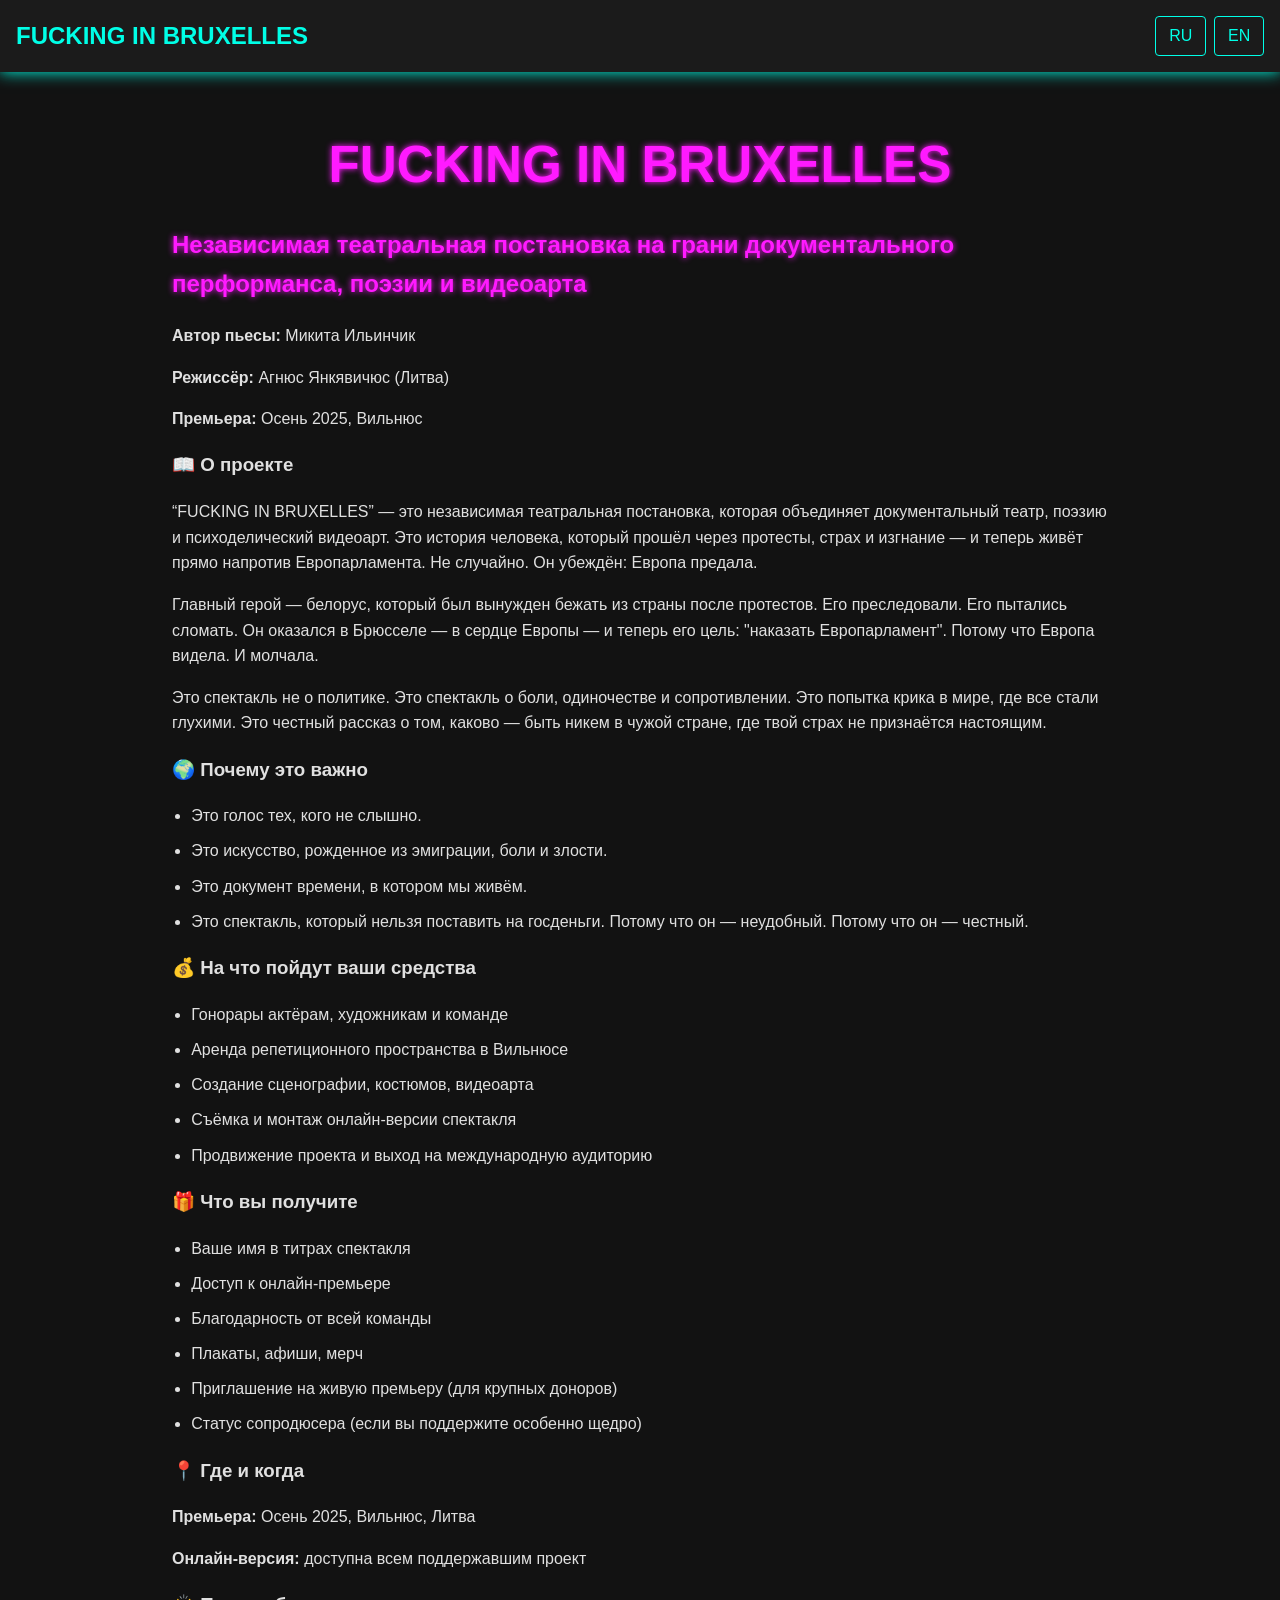
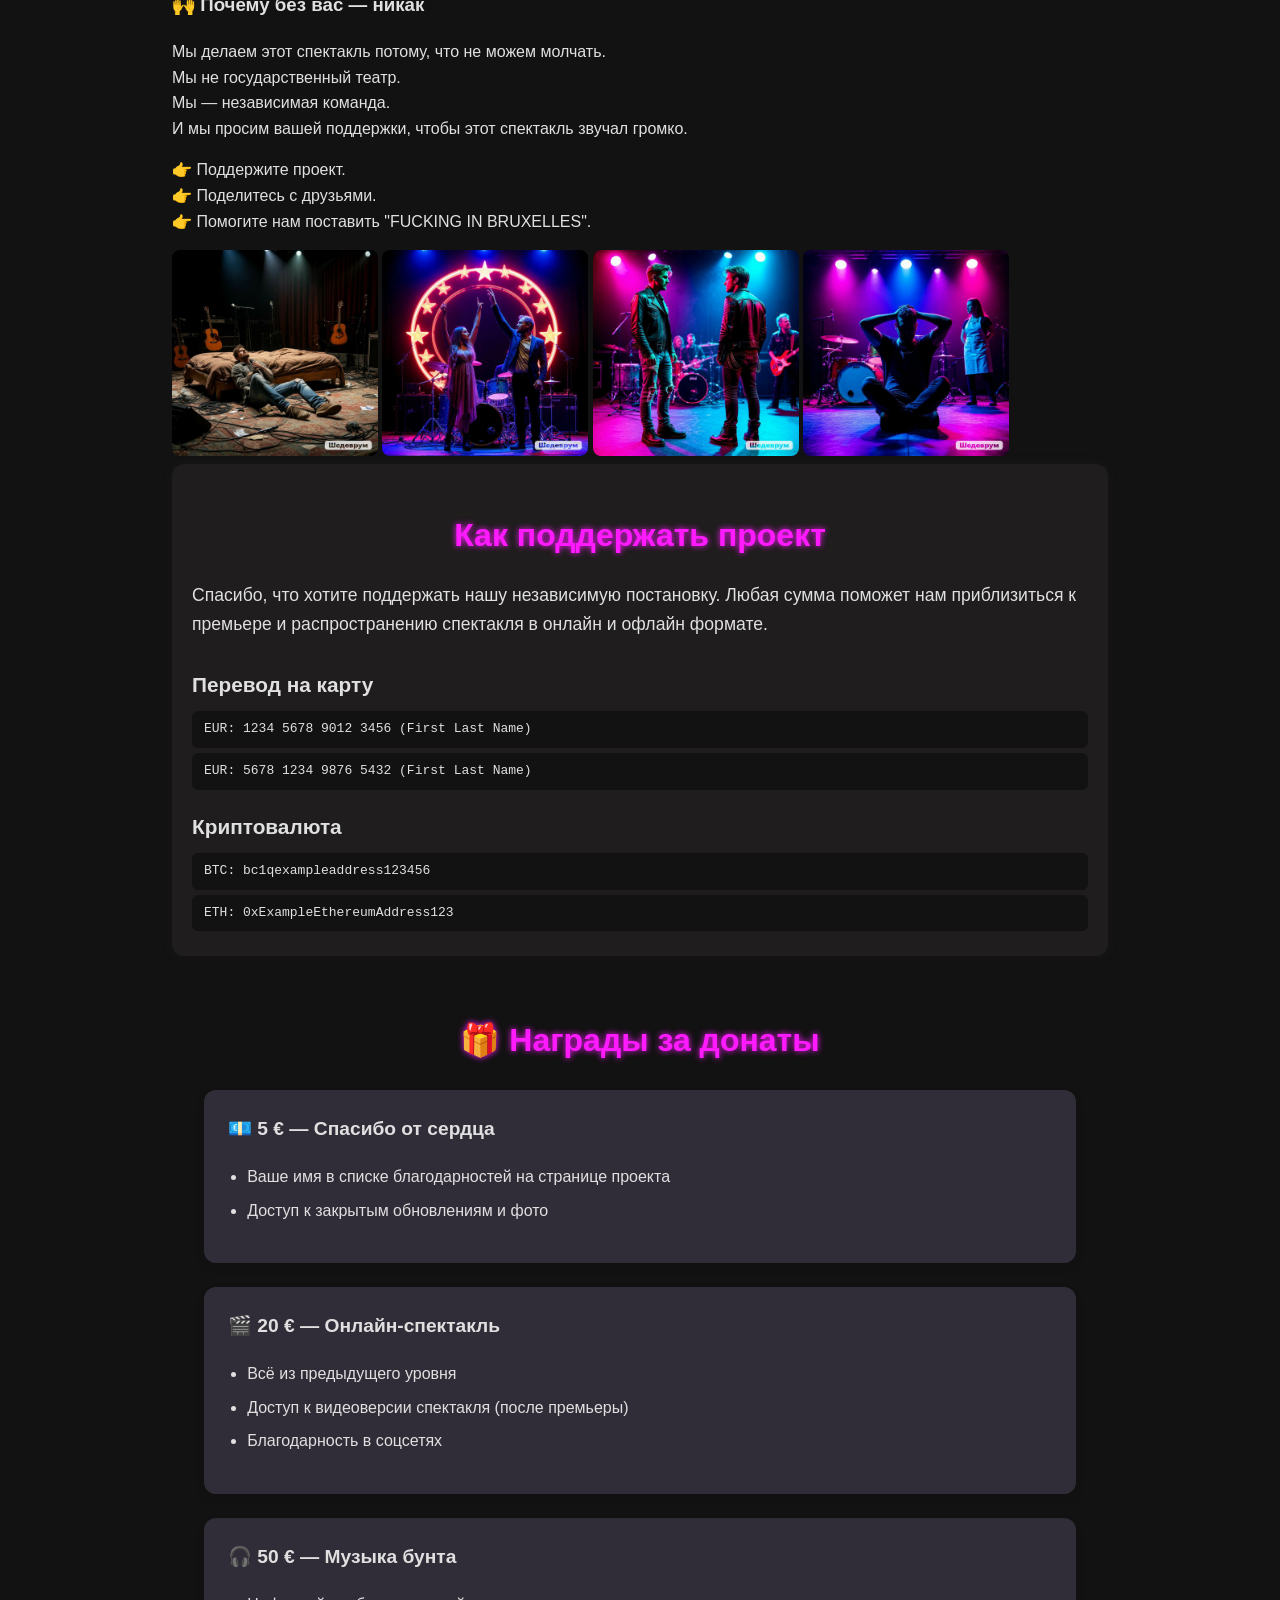
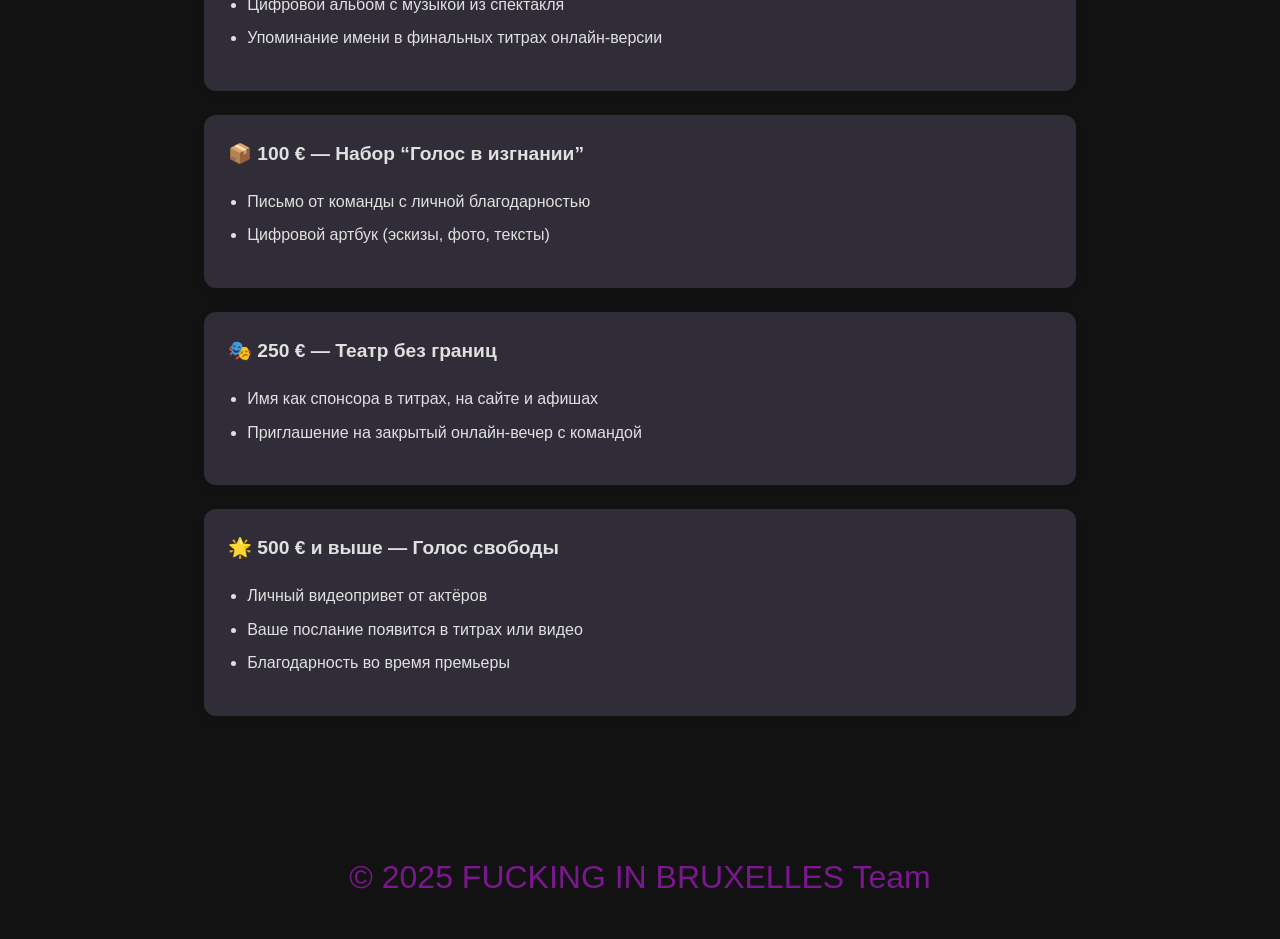
<file: index.html>
<!DOCTYPE html>
<html lang="ru">
<head>
  <meta charset="UTF-8" />
  <meta name="viewport" content="width=device-width, initial-scale=1.0" />
  <title>FUCKING IN BRUXELLES</title>
  <link rel="stylesheet" href="style.css" />
</head>
<body>
  <header class="main-header">
    <h1>FUCKING IN BRUXELLES</h1>
    <div class="lang-switch">
      <a href="index.html" class="lang-button">RU</a>
      <a href="index-en.html" class="lang-button">EN</a>
    </div>
  </header>

  <div class="container">

  <main class="content">
    <h2 class="main-title">FUCKING IN BRUXELLES</h2>
    <h2>Независимая театральная постановка на грани документального перформанса, поэзии и видеоарта</h2>
    <p><strong>Автор пьесы:</strong> Микита Ильинчик</p>
    <p><strong>Режиссёр:</strong> Агнюс Янкявичюс (Литва)</p>
    <p><strong>Премьера:</strong> Осень 2025, Вильнюс</p>

    <h3>📖 О проекте</h3>
    <p>“FUCKING IN BRUXELLES” — это независимая театральная постановка, которая объединяет документальный театр, поэзию и психоделический видеоарт. Это история человека, который прошёл через протесты, страх и изгнание — и теперь живёт прямо напротив Европарламента. Не случайно. Он убеждён: Европа предала.</p>

    <p>Главный герой — белорус, который был вынужден бежать из страны после протестов. Его преследовали. Его пытались сломать. Он оказался в Брюсселе — в сердце Европы — и теперь его цель: "наказать Европарламент". Потому что Европа видела. И молчала.</p>

    <p>Это спектакль не о политике. Это спектакль о боли, одиночестве и сопротивлении. Это попытка крика в мире, где все стали глухими. Это честный рассказ о том, каково — быть никем в чужой стране, где твой страх не признаётся настоящим.</p>

    <h3>🌍 Почему это важно</h3>
    <ul>
      <li>Это голос тех, кого не слышно.</li>
      <li>Это искусство, рожденное из эмиграции, боли и злости.</li>
      <li>Это документ времени, в котором мы живём.</li>
      <li>Это спектакль, который нельзя поставить на госденьги. Потому что он — неудобный. Потому что он — честный.</li>
    </ul>

    <h3>💰 На что пойдут ваши средства</h3>
    <ul>
      <li>Гонорары актёрам, художникам и команде</li>
      <li>Аренда репетиционного пространства в Вильнюсе</li>
      <li>Создание сценографии, костюмов, видеоарта</li>
      <li>Съёмка и монтаж онлайн-версии спектакля</li>
      <li>Продвижение проекта и выход на международную аудиторию</li>
    </ul>

    <h3>🎁 Что вы получите</h3>
    <ul>
      <li>Ваше имя в титрах спектакля</li>
      <li>Доступ к онлайн-премьере</li>
      <li>Благодарность от всей команды</li>
      <li>Плакаты, афиши, мерч</li>
      <li>Приглашение на живую премьеру (для крупных доноров)</li>
      <li>Статус сопродюсера (если вы поддержите особенно щедро)</li>
    </ul>

    <h3>📍 Где и когда</h3>
    <p><strong>Премьера:</strong> Осень 2025, Вильнюс, Литва</p>
    <p><strong>Онлайн-версия:</strong> доступна всем поддержавшим проект</p>

    <h3>🙌 Почему без вас — никак</h3>
    <p>Мы делаем этот спектакль потому, что не можем молчать.<br>
    Мы не государственный театр.<br>
    Мы — независимая команда.<br>
    И мы просим вашей поддержки, чтобы этот спектакль звучал громко.</p>

    <p>👉 Поддержите проект.<br>
    👉 Поделитесь с друзьями.<br>
    👉 Помогите нам поставить "FUCKING IN BRUXELLES".</p>

    <img src="images/001.jpg" alt="Картинка 1" class="gallery-image">
    <img src="images/002.jpg" alt="Картинка 2" class="gallery-image">
    <img src="images/003.jpg" alt="Картинка 3" class="gallery-image">
    <img src="images/004.jpg" alt="Картинка 4" class="gallery-image">

    <div class="support-section">
      <h2 class="support-title">Как поддержать проект</h2>
      <p class="support-text">
        Спасибо, что хотите поддержать нашу независимую постановку. Любая сумма поможет нам приблизиться к премьере и распространению спектакля в онлайн и офлайн формате.
      </p>
    
      <h3 class="support-subtitle">Перевод на карту</h3>
      <p class="support-details">EUR: 1234 5678 9012 3456 (First Last Name)</p>
      <p class="support-details">EUR: 5678 1234 9876 5432 (First Last Name)</p>
    
      <h3 class="support-subtitle">Криптовалюта</h3>
      <p class="support-details">BTC: bc1qexampleaddress123456</p>
      <p class="support-details">ETH: 0xExampleEthereumAddress123</p>
    </div>
    
    <section class="rewards">
      <h2>🎁 Награды за донаты</h2>
    
      <div class="reward-tier">
        <h3>💶 5 € — Спасибо от сердца</h3>
        <ul>
          <li>Ваше имя в списке благодарностей на странице проекта</li>
          <li>Доступ к закрытым обновлениям и фото</li>
        </ul>
      </div>
    
      <div class="reward-tier">
        <h3>🎬 20 € — Онлайн-спектакль</h3>
        <ul>
          <li>Всё из предыдущего уровня</li>
          <li>Доступ к видеоверсии спектакля (после премьеры)</li>
          <li>Благодарность в соцсетях</li>
        </ul>
      </div>
    
      <div class="reward-tier">
        <h3>🎧 50 € — Музыка бунта</h3>
        <ul>
          <li>Цифровой альбом с музыкой из спектакля</li>
          <li>Упоминание имени в финальных титрах онлайн-версии</li>
        </ul>
      </div>
    
      <div class="reward-tier">
        <h3>📦 100 € — Набор “Голос в изгнании”</h3>
        <ul>
          <li>Письмо от команды с личной благодарностью</li>
          <li>Цифровой артбук (эскизы, фото, тексты)</li>
        </ul>
      </div>
    
      <div class="reward-tier">
        <h3>🎭 250 € — Театр без границ</h3>
        <ul>
          <li>Имя как спонсора в титрах, на сайте и афишах</li>
          <li>Приглашение на закрытый онлайн-вечер с командой</li>
        </ul>
      </div>
    
      <div class="reward-tier">
        <h3>🌟 500 € и выше — Голос свободы</h3>
        <ul>
          <li>Личный видеопривет от актёров</li>
          <li>Ваше послание появится в титрах или видео</li>
          <li>Благодарность во время премьеры</li>
        </ul>
      </div>
    </section>
    
    
  </main>
</div>

  <footer class="footer">
    <p class="support-title">&copy; 2025 FUCKING IN BRUXELLES Team</p>
  </footer>
</body>
</html>
</file>
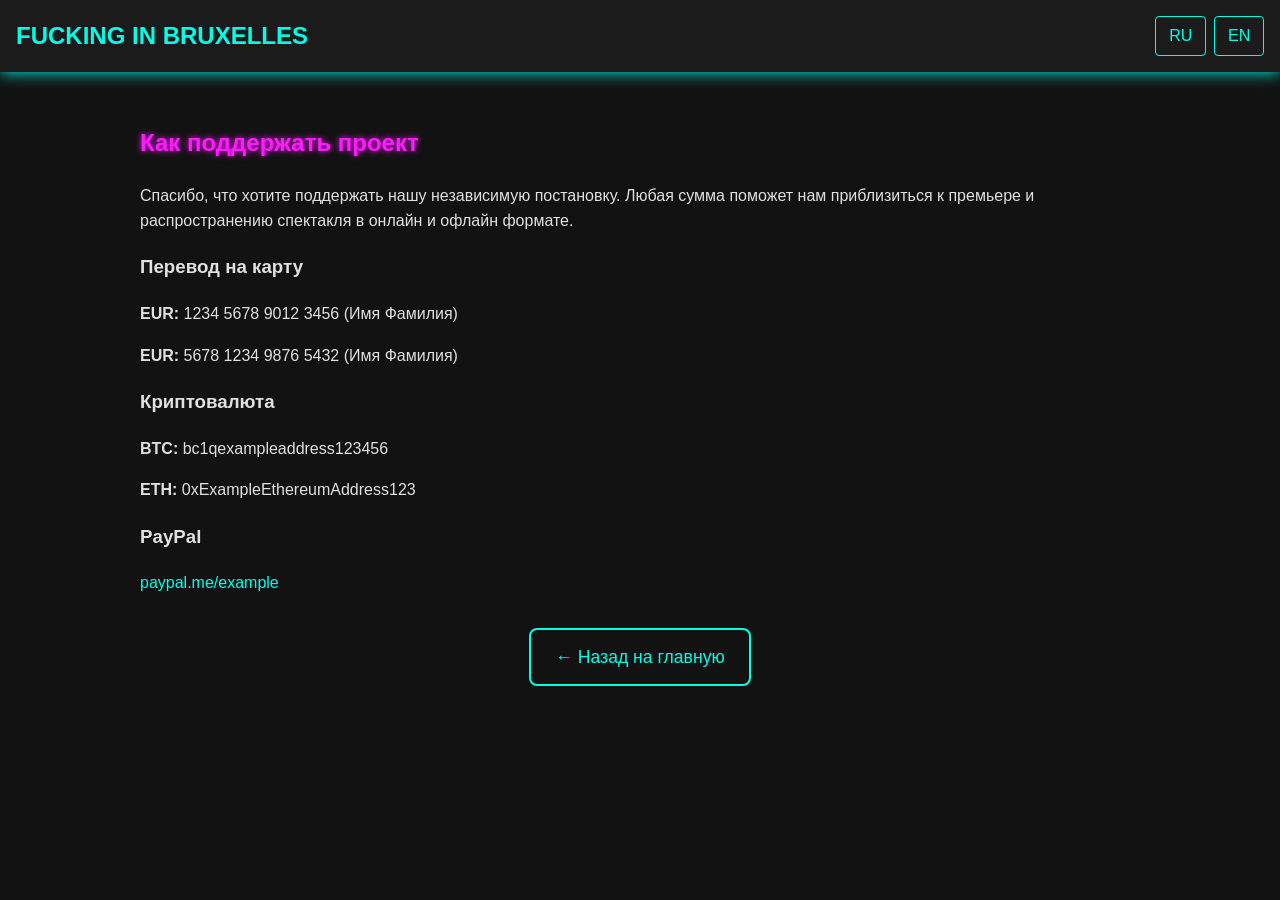
<file: donate.html>
<!DOCTYPE html>
<html lang="ru">
<head>
  <meta charset="UTF-8" />
  <meta name="viewport" content="width=device-width, initial-scale=1.0"/>
  <title>Поддержать проект — FUCKING IN BRUXELLES</title>
  <link rel="stylesheet" href="style.css" />
</head>
<body>
  <header class="main-header">
    <h1>FUCKING IN BRUXELLES</h1>
    <div class="lang-switch">
      <a href="index.html" class="lang-button">RU</a>
      <a href="index-en.html" class="lang-button">EN</a>
    </div>
  </header>

  <main class="content">
    <h2>Как поддержать проект</h2>
    <p>Спасибо, что хотите поддержать нашу независимую постановку. 
      Любая сумма поможет нам приблизиться к премьере 
      и распространению спектакля в онлайн и офлайн формате.</p>

    <h3>Перевод на карту</h3>
    <p><strong>EUR:</strong> 1234 5678 9012 3456 (Имя Фамилия)</p>
    <p><strong>EUR:</strong> 5678 1234 9876 5432 (Имя Фамилия)</p>

    <h3>Криптовалюта</h3>
    <p><strong>BTC:</strong> bc1qexampleaddress123456</p>
    <p><strong>ETH:</strong> 0xExampleEthereumAddress123</p>

    <h3>PayPal</h3>
    <p><a href="https://paypal.me/example" target="_blank">paypal.me/example</a></p>

    <div class="donate">
      <a href="index.html">← Назад на главную</a>
    </div>
  </main>
</body>
</html>
</file>
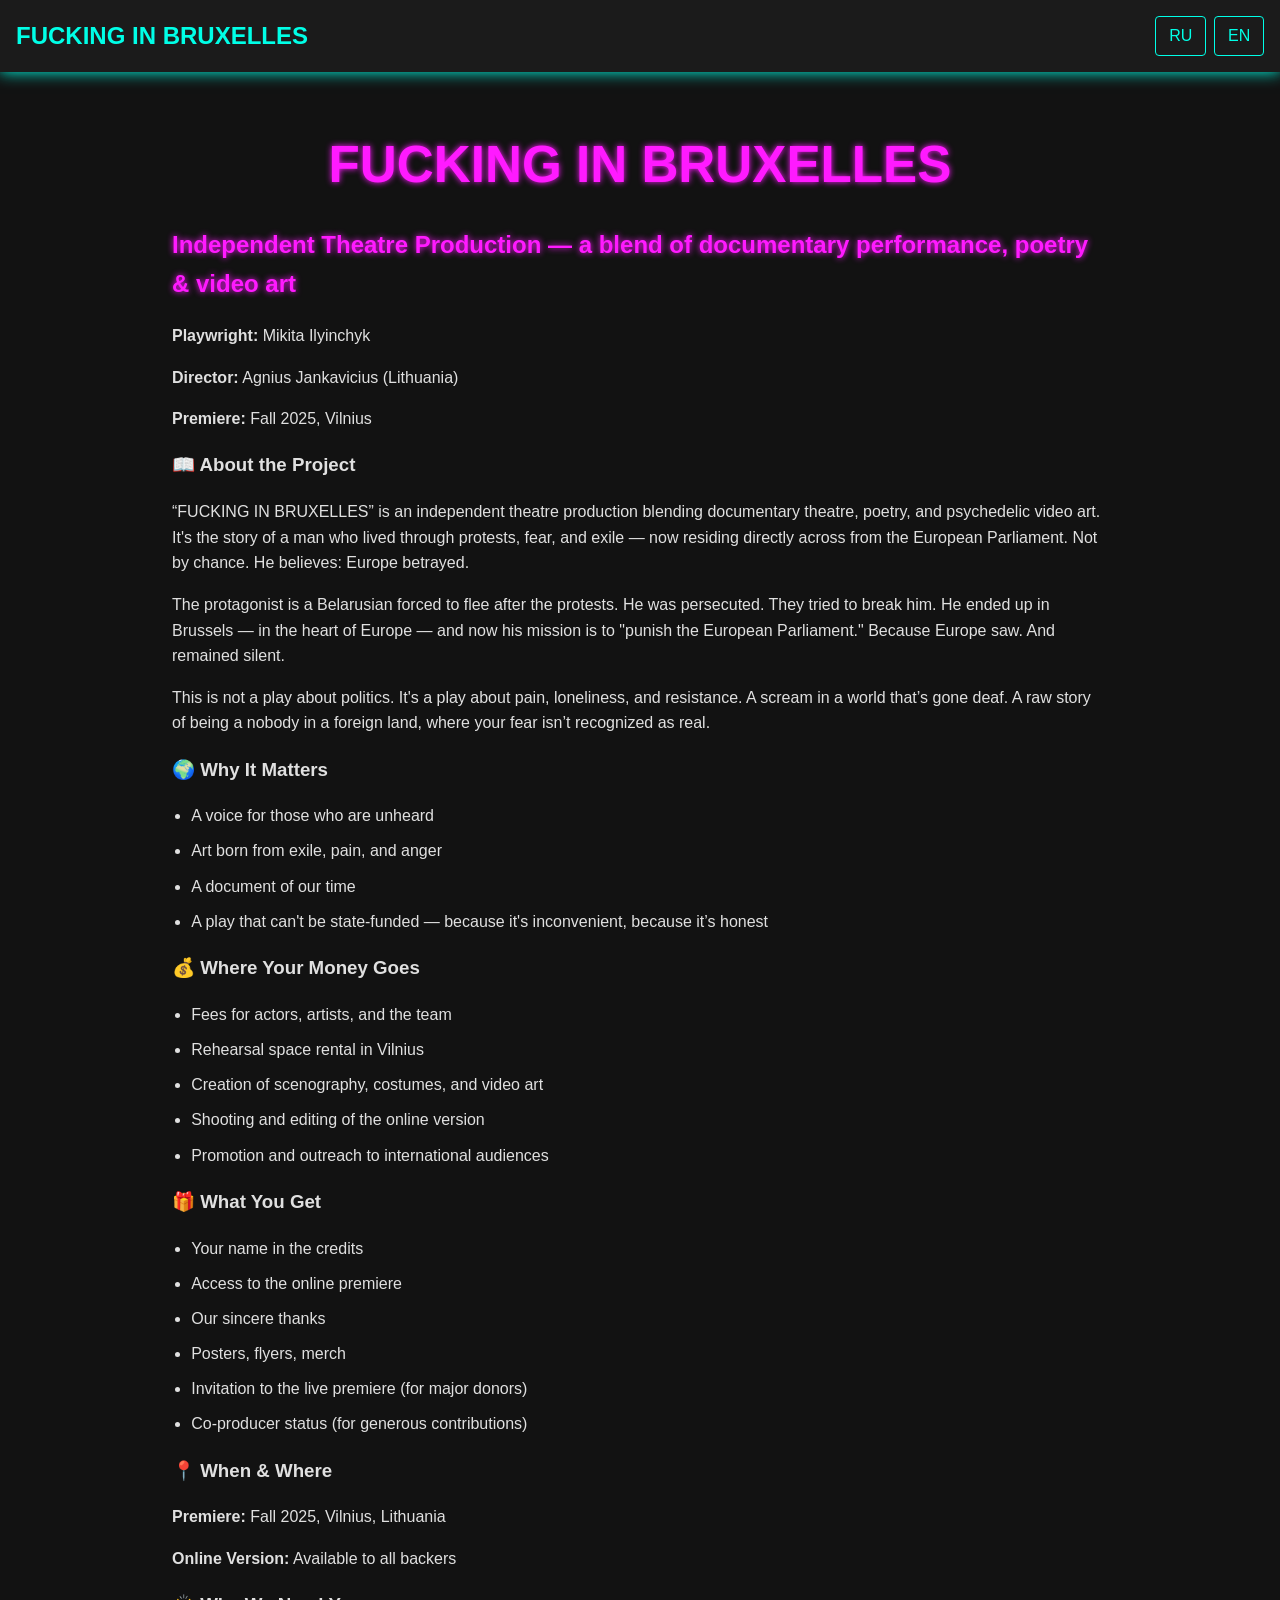
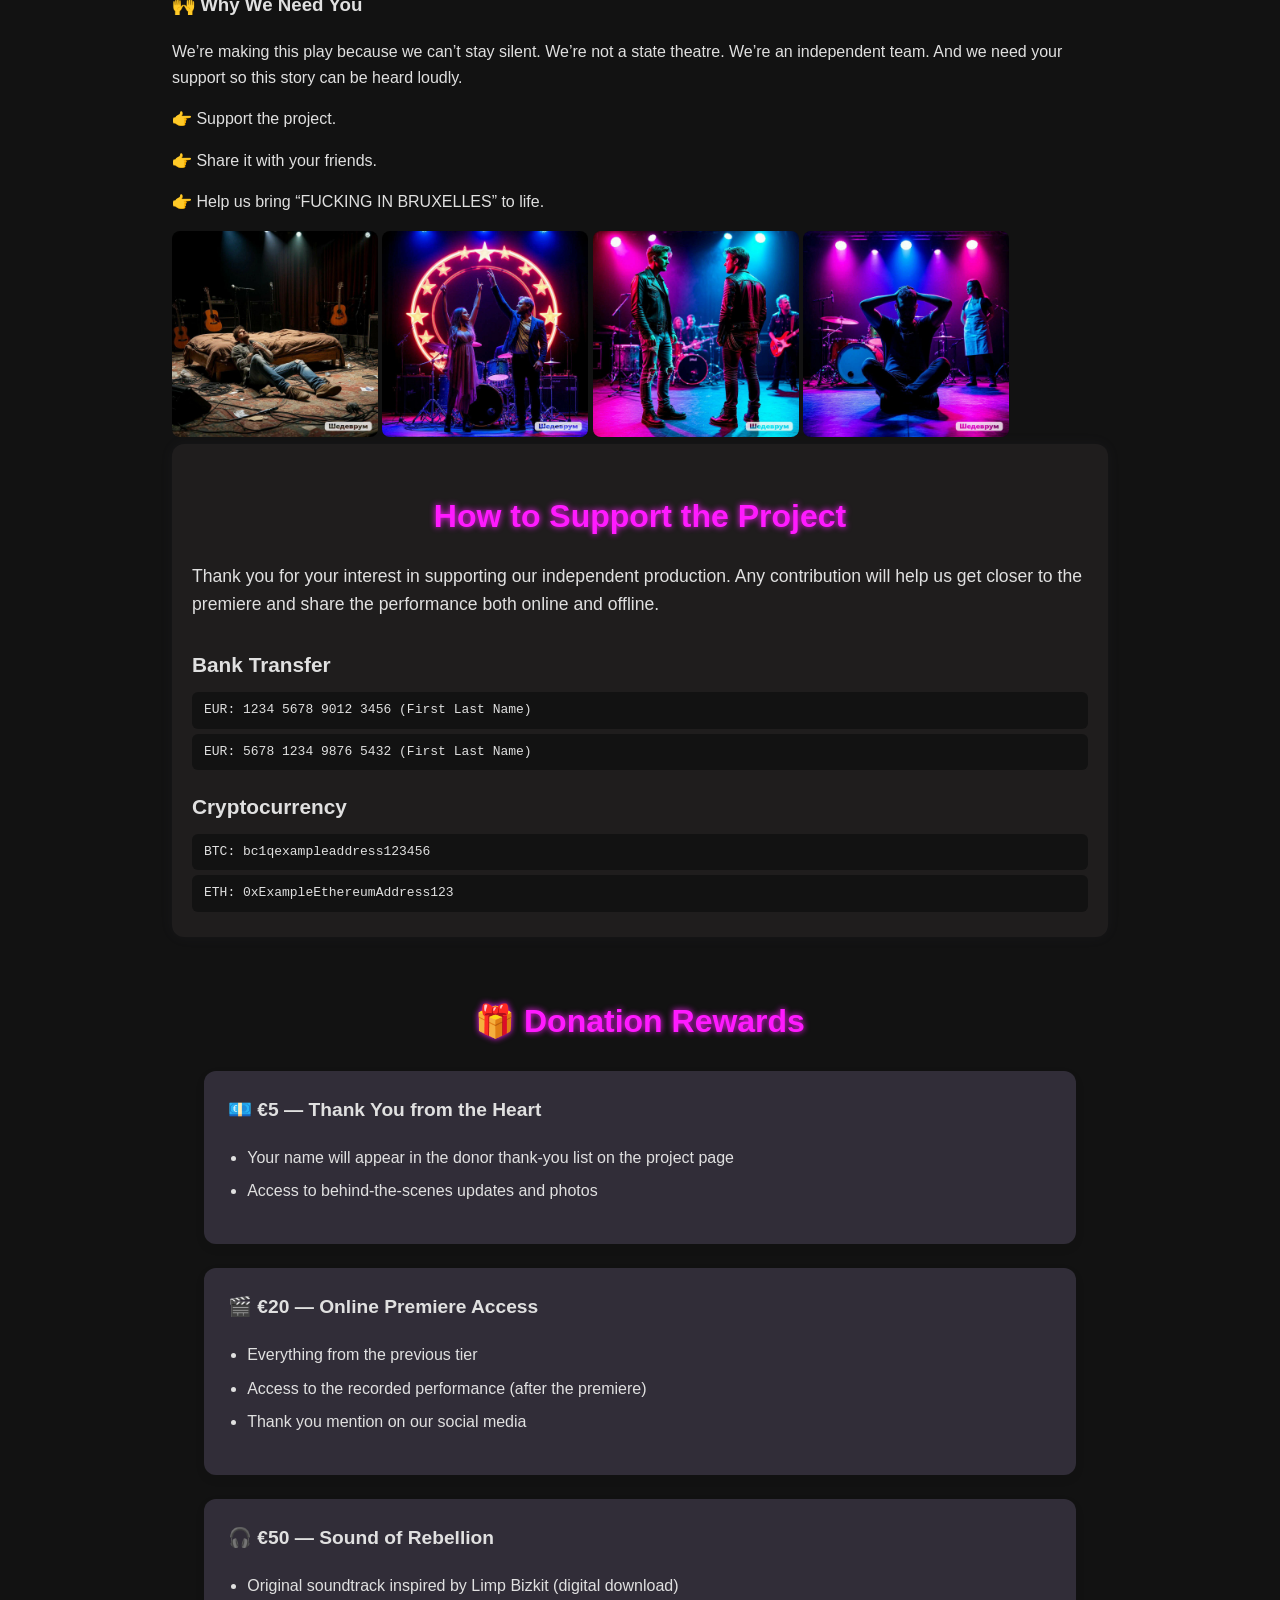
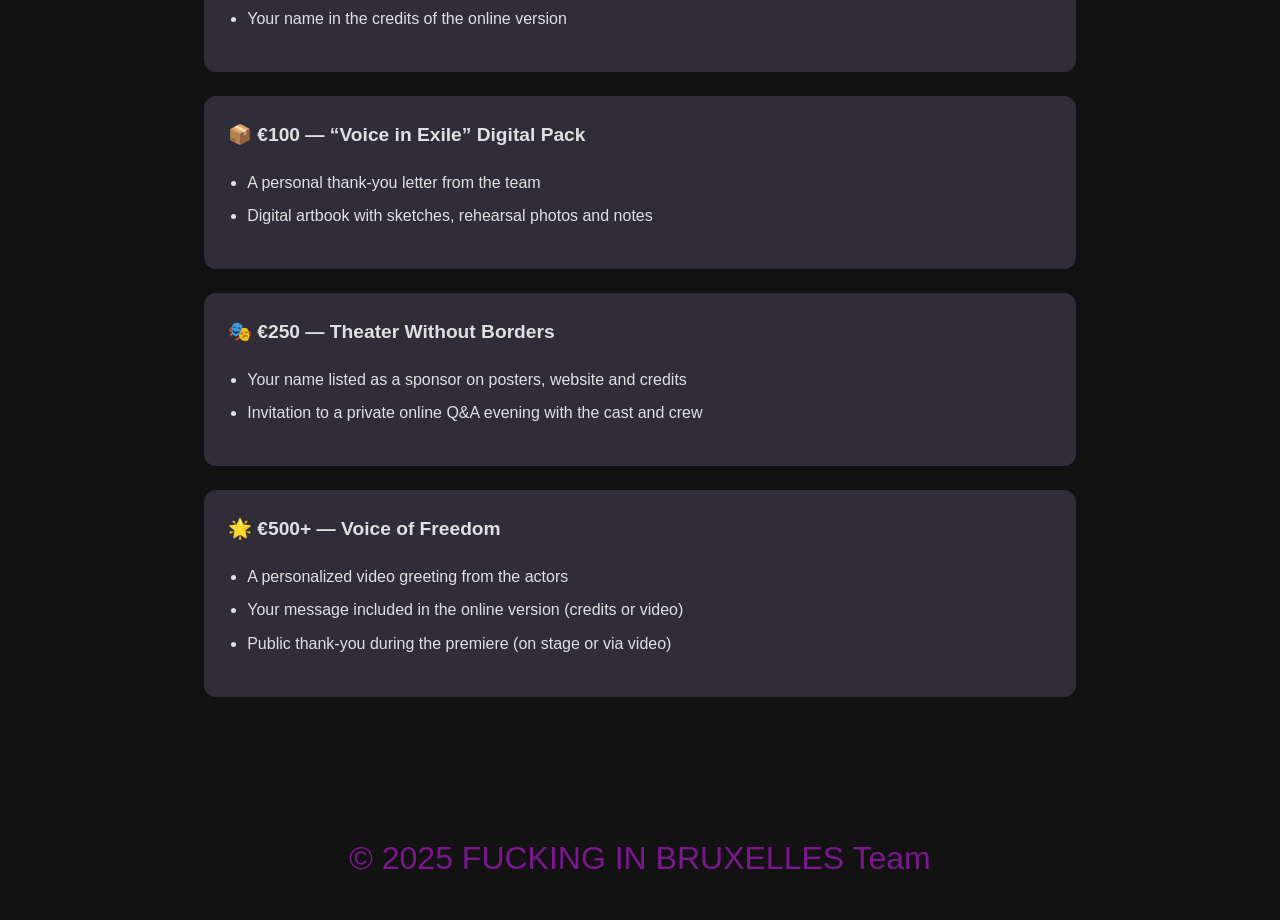
<file: index-en.html>
<!DOCTYPE html>
<html lang="en">
<head>
  <meta charset="UTF-8" />
  <meta name="viewport" content="width=device-width, initial-scale=1.0" />
  <title>FUCKING IN BRUXELLES</title>
  <link rel="stylesheet" href="style.css" />
</head>
<body>
  <header class="main-header">
    <h1>FUCKING IN BRUXELLES</h1>
    <div class="lang-switch">
      <a href="index.html" class="lang-button">RU</a>
      <a href="index-en.html" class="lang-button">EN</a>
    </div>
  </header>

  <div class="container">

  <main class="content">
    <h2 class="main-title">FUCKING IN BRUXELLES</h2>
      <h2>Independent Theatre Production — a blend of documentary performance, poetry & video art</h2>
      <p><strong>Playwright:</strong> Mikita Ilyinchyk</p>
      <p><strong>Director:</strong> Agnius Jankavicius (Lithuania)</p>
      <p><strong>Premiere:</strong> Fall 2025, Vilnius</p>
   

    
      <h3>📖 About the Project</h3>
      <p>“FUCKING IN BRUXELLES” is an independent theatre production blending documentary theatre, poetry, and psychedelic video art. It's the story of a man who lived through protests, fear, and exile — now residing directly across from the European Parliament. Not by chance. He believes: Europe betrayed.</p>
      <p>The protagonist is a Belarusian forced to flee after the protests. He was persecuted. They tried to break him. He ended up in Brussels — in the heart of Europe — and now his mission is to "punish the European Parliament." Because Europe saw. And remained silent.</p>
      <p>This is not a play about politics. It's a play about pain, loneliness, and resistance. A scream in a world that’s gone deaf. A raw story of being a nobody in a foreign land, where your fear isn’t recognized as real.</p>
    

    
      <h3>🌍 Why It Matters</h3>
      <ul>
        <li>A voice for those who are unheard</li>
        <li>Art born from exile, pain, and anger</li>
        <li>A document of our time</li>
        <li>A play that can't be state-funded — because it's inconvenient, because it’s honest</li>
      </ul>
    

    
      <h3>💰 Where Your Money Goes</h3>
      <ul>
        <li>Fees for actors, artists, and the team</li>
        <li>Rehearsal space rental in Vilnius</li>
        <li>Creation of scenography, costumes, and video art</li>
        <li>Shooting and editing of the online version</li>
        <li>Promotion and outreach to international audiences</li>
      </ul>
    

    
      <h3>🎁 What You Get</h3>
      <ul>
        <li>Your name in the credits</li>
        <li>Access to the online premiere</li>
        <li>Our sincere thanks</li>
        <li>Posters, flyers, merch</li>
        <li>Invitation to the live premiere (for major donors)</li>
        <li>Co-producer status (for generous contributions)</li>
      </ul>
    

    
      <h3>📍 When & Where</h3>
      <p><strong>Premiere:</strong> Fall 2025, Vilnius, Lithuania</p>
      <p><strong>Online Version:</strong> Available to all backers</p>
    

    
      <h3>🙌 Why We Need You</h3>
      <p>We’re making this play because we can’t stay silent. We’re not a state theatre. We’re an independent team. And we need your support so this story can be heard loudly.</p>
      <p>👉 Support the project.</p>
      <p>👉 Share it with your friends.</p>
      <p>👉 Help us bring “FUCKING IN BRUXELLES” to life.</p>

    <img src="images/001.jpg" alt="Картинка 1" class="gallery-image">
    <img src="images/002.jpg" alt="Картинка 2" class="gallery-image">
    <img src="images/003.jpg" alt="Картинка 3" class="gallery-image">
    <img src="images/004.jpg" alt="Картинка 4" class="gallery-image">

    <div class="support-section">
      <h2 class="support-title">How to Support the Project</h2>
      <p class="support-text">
        Thank you for your interest in supporting our independent production. Any contribution will help us get closer to the premiere and share the performance both online and offline.
      </p>
    
      <h3 class="support-subtitle">Bank Transfer</h3>
      <p class="support-details">EUR: 1234 5678 9012 3456 (First Last Name)</p>
      <p class="support-details">EUR: 5678 1234 9876 5432 (First Last Name)</p>
    
      <h3 class="support-subtitle">Cryptocurrency</h3>
      <p class="support-details">BTC: bc1qexampleaddress123456</p>
      <p class="support-details">ETH: 0xExampleEthereumAddress123</p>
    </div>
    
    <section class="rewards">
      <h2>🎁 Donation Rewards</h2>
    
      <div class="reward-tier">
        <h3>💶 €5 — Thank You from the Heart</h3>
        <ul>
          <li>Your name will appear in the donor thank-you list on the project page</li>
          <li>Access to behind-the-scenes updates and photos</li>
        </ul>
      </div>
    
      <div class="reward-tier">
        <h3>🎬 €20 — Online Premiere Access</h3>
        <ul>
          <li>Everything from the previous tier</li>
          <li>Access to the recorded performance (after the premiere)</li>
          <li>Thank you mention on our social media</li>
        </ul>
      </div>
    
      <div class="reward-tier">
        <h3>🎧 €50 — Sound of Rebellion</h3>
        <ul>
          <li>Original soundtrack inspired by Limp Bizkit (digital download)</li>
          <li>Your name in the credits of the online version</li>
        </ul>
      </div>
    
      <div class="reward-tier">
        <h3>📦 €100 — “Voice in Exile” Digital Pack</h3>
        <ul>
          <li>A personal thank-you letter from the team</li>
          <li>Digital artbook with sketches, rehearsal photos and notes</li>
        </ul>
      </div>
    
      <div class="reward-tier">
        <h3>🎭 €250 — Theater Without Borders</h3>
        <ul>
          <li>Your name listed as a sponsor on posters, website and credits</li>
          <li>Invitation to a private online Q&A evening with the cast and crew</li>
        </ul>
      </div>
    
      <div class="reward-tier">
        <h3>🌟 €500+ — Voice of Freedom</h3>
        <ul>
          <li>A personalized video greeting from the actors</li>
          <li>Your message included in the online version (credits or video)</li>
          <li>Public thank-you during the premiere (on stage or via video)</li>
        </ul>
      </div>
    </section>
    
  </div>
    </main>

    <footer class="footer">
      <p class="support-title">&copy; 2025 FUCKING IN BRUXELLES Team</p>
    </footer>
</body>
</html>
</file>
<file: style.css>
/* Основные стили */
body {
  margin: 0 auto;
  font-family: 'Segoe UI', sans-serif;
  background-color: #121212;
  color: #e0e0e0;
  line-height: 1.6;
}

a {
  text-decoration: none;
  color: #00ffe7;
  transition: color 0.3s ease;
}

a:hover {
  color: #00ffc3;
}

/* Header */
.main-header {
  position: sticky;
  top: 0;
  background-color: #1b1b1b;
  color: #00ffe7;
  padding: 1rem;
  z-index: 1000;
  display: flex;
  justify-content: space-between;
  align-items: center;
  box-shadow: 0 0 15px #00ffe7;
}

.main-header h1 {
  font-size: 1.5rem;
  margin: 0;
}

/* Language Switch */
.lang-switch {
  display: flex;
  gap: 0.5rem;
}

.lang-button {
  padding: 0.4rem 0.8rem;
  background-color: transparent;
  border: 1px solid #00ffe7;
  color: #00ffe7;
  border-radius: 4px;
  transition: all 0.3s ease;
}

.lang-button:hover {
  background-color: #00ffe7;
  color: #121212;
  box-shadow: 0 0 10px #00ffe7;
}

.lang-button.active {
  background-color: #00ffe7;
  color: #121212;
}

/* Main Content */
.content {
  padding: 2rem;
  max-width: 1000px;
  margin: 0 auto;
}

h2 {
  color: #ff1aff;
  text-shadow: 0 0 6px #ff1aff;
}

ul {
  padding-left: 1.2rem;
}

li {
  margin-bottom: 0.6rem;
}

/* Donate button */
.donate {
  text-align: center;
  margin-top: 2rem;
}

.donate a {
  display: inline-block;
  padding: 0.8rem 1.5rem;
  background-color: transparent;
  color: #00ffe7;
  border: 2px solid #00ffe7;
  border-radius: 8px;
  font-size: 1.1rem;
  transition: all 0.3s ease;
}

.donate a:hover {
  background-color: #00ffe7;
  color: #121212;
  box-shadow: 0 0 15px #00ffe7;
}

/* Media Queries */
@media (max-width: 768px) {
  .main-header {
    flex-direction: column;
    align-items: flex-start;
    gap: 0.5rem;
  }

  .content {
    padding: 1rem;
  }

  .main-header h1 {
    font-size: 1.2rem;
  }

  .donate a {
    font-size: 1rem;
  }
}

@media (max-width: 480px) {
  h2 {
    font-size: 1.2rem;
  }

  .lang-button {
    padding: 0.3rem 0.6rem;
    font-size: 0.9rem;
  }
}

/* название на экранах */

.main-title {
  width: 100%;
  font-size: 4vw; /* масштабируется относительно ширины экрана */
  text-transform: uppercase;
  text-align: center;
  margin: 20px 0;
  font-weight: bold;
}

/* 📱 Медиа-запрос для мобильных устройств */
@media (max-width: 768px) {
  .main-title {
    font-size: 10vw;
    padding: 0 10px;
  }
}

/* 📱 Медиа-запрос для очень маленьких экранов */
@media (max-width: 480px) {
  .main-title {
    font-size: 12vw;
  }
}

.image-gallery {
  display: flex;
  flex-wrap: wrap;
  justify-content: center;
  gap: 30px; /* расстояние между изображениями */
  margin: 40px 0;
}

.gallery-image {
  width: 22%;
  height: auto;
  border-radius: 8px;
  object-fit: cover;
}

/* 📱 Медиа-запрос для планшетов */
@media (max-width: 768px) {
  .gallery-image {
    width: 45%;
  }
}

/* 📱 Медиа-запрос для мобильных телефонов */
@media (max-width: 480px) {
  .gallery-image {
    width: 90%;
  }
}

/* block donate */

.support-section {
  max-width: 1000px;
  padding: 20px;
  text-align: left;
  background-color: #1f1d1d;
  border-radius: 12px;
  box-shadow: 0 0 15px rgba(132, 130, 167, 0.05);
}

.support-title {
  font-size: 2rem;
  text-align: center;
  margin-bottom: 20px;
}

.support-text {
  font-size: 1.1rem;
  margin-bottom: 30px;
}

.support-subtitle {
  font-size: 1.3rem;
  margin-top: 20px;
  margin-bottom: 10px;
}

.support-details {
  font-family: monospace;
  background: #121212;
  padding: 8px 12px;
  border-radius: 6px;
  margin: 5px 0;
}

@media (max-width: 600px) {
  .support-section {
    padding: 15px;
  }

  .support-title {
    font-size: 1.5rem;
  }

  .support-text, .support-subtitle {
    font-size: 1rem;
  }

  .support-details {
    font-size: 0.9rem;
    word-break: break-all;
  }
}

/* блок наград */

.rewards {
  max-width: 1000px;
  margin: 0 auto;
  padding: 2rem;
  font-family: sans-serif;
}

.rewards h2 {
  text-align: center;
  font-size: 2rem;
  margin-bottom: 1.5rem;
}

.reward-tier {
  background: #312d38;
  border-radius: 12px;
  padding: 1.5rem;
  margin-bottom: 1.5rem;
  box-shadow: 0 4px 12px rgba(0, 0, 0, 0.05);
}

.reward-tier h3 {
  margin-top: 0;
  font-size: 1.2rem;
}

.reward-tier ul {
  padding-left: 1.2rem;
}

.reward-tier li {
  margin-bottom: 0.5rem;
}

/* Адаптация под мобильные устройства */
@media screen and (max-width: 600px) {
  .rewards {
    padding: 1rem;
  }

  .reward-tier {
    padding: 1rem;
  }

  .rewards h2 {
    font-size: 1.5rem;
  }

  .reward-tier h3 {
    font-size: 1rem;
  }
}

.footer {
  text-align: center;
  padding: 1rem;
  font-family: sans-serif;
  background-color: #121212; /* опционально */
  color: #7b178f;
}

.container {
  max-width: 1000px;
  margin: 0 auto;
  padding: 0 20px;
}
</file>
